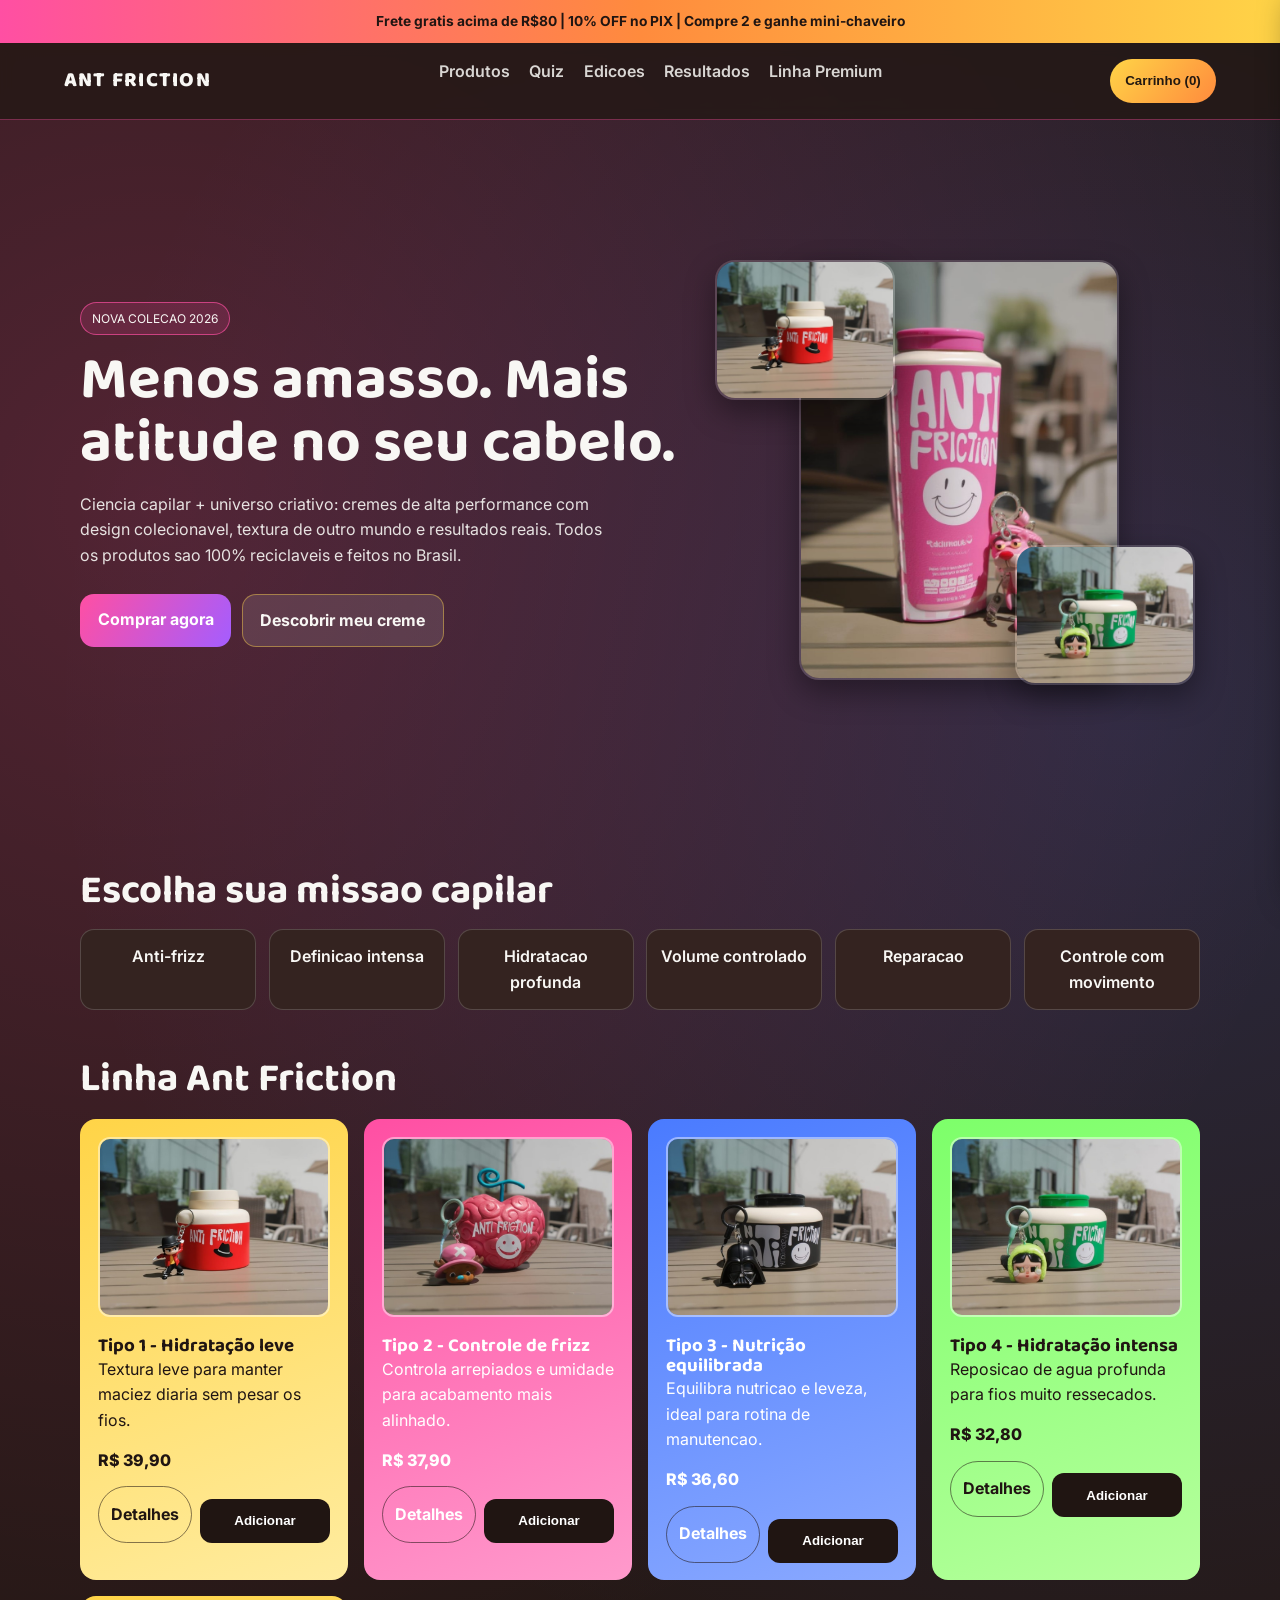
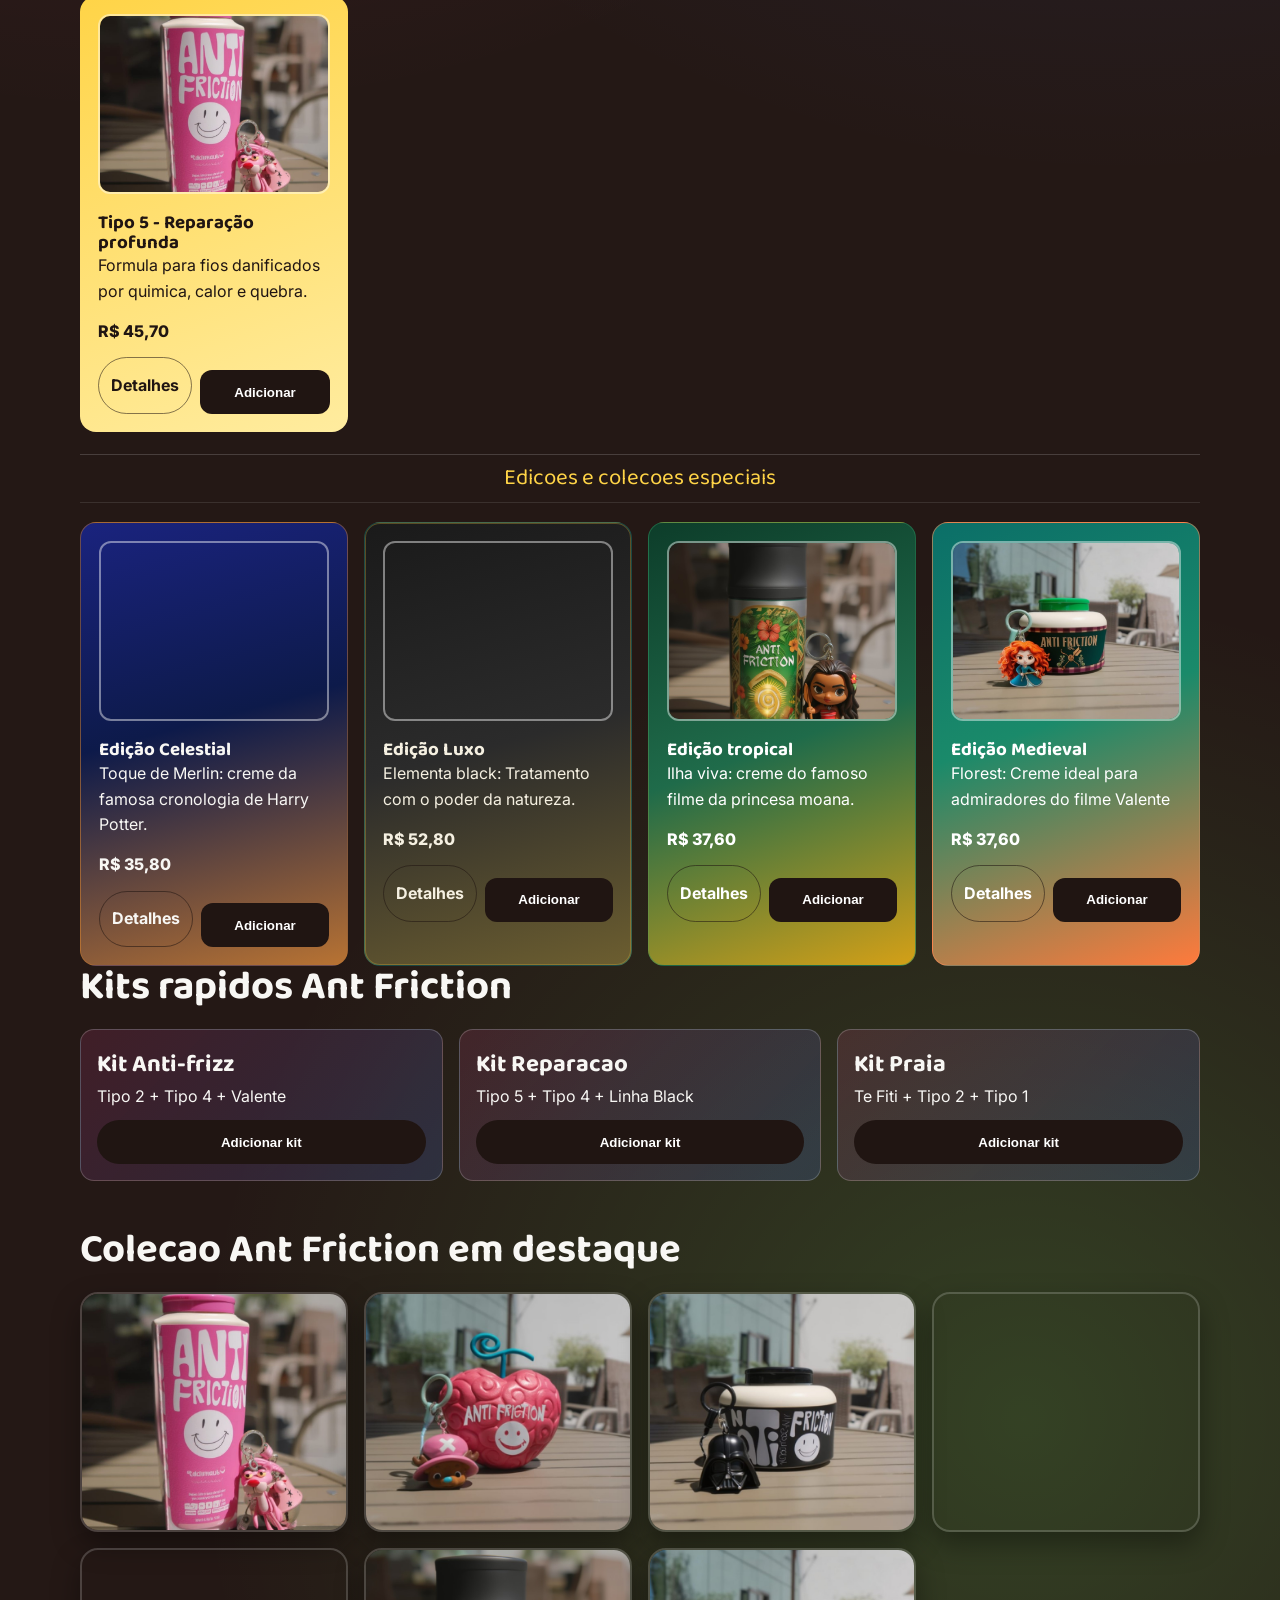
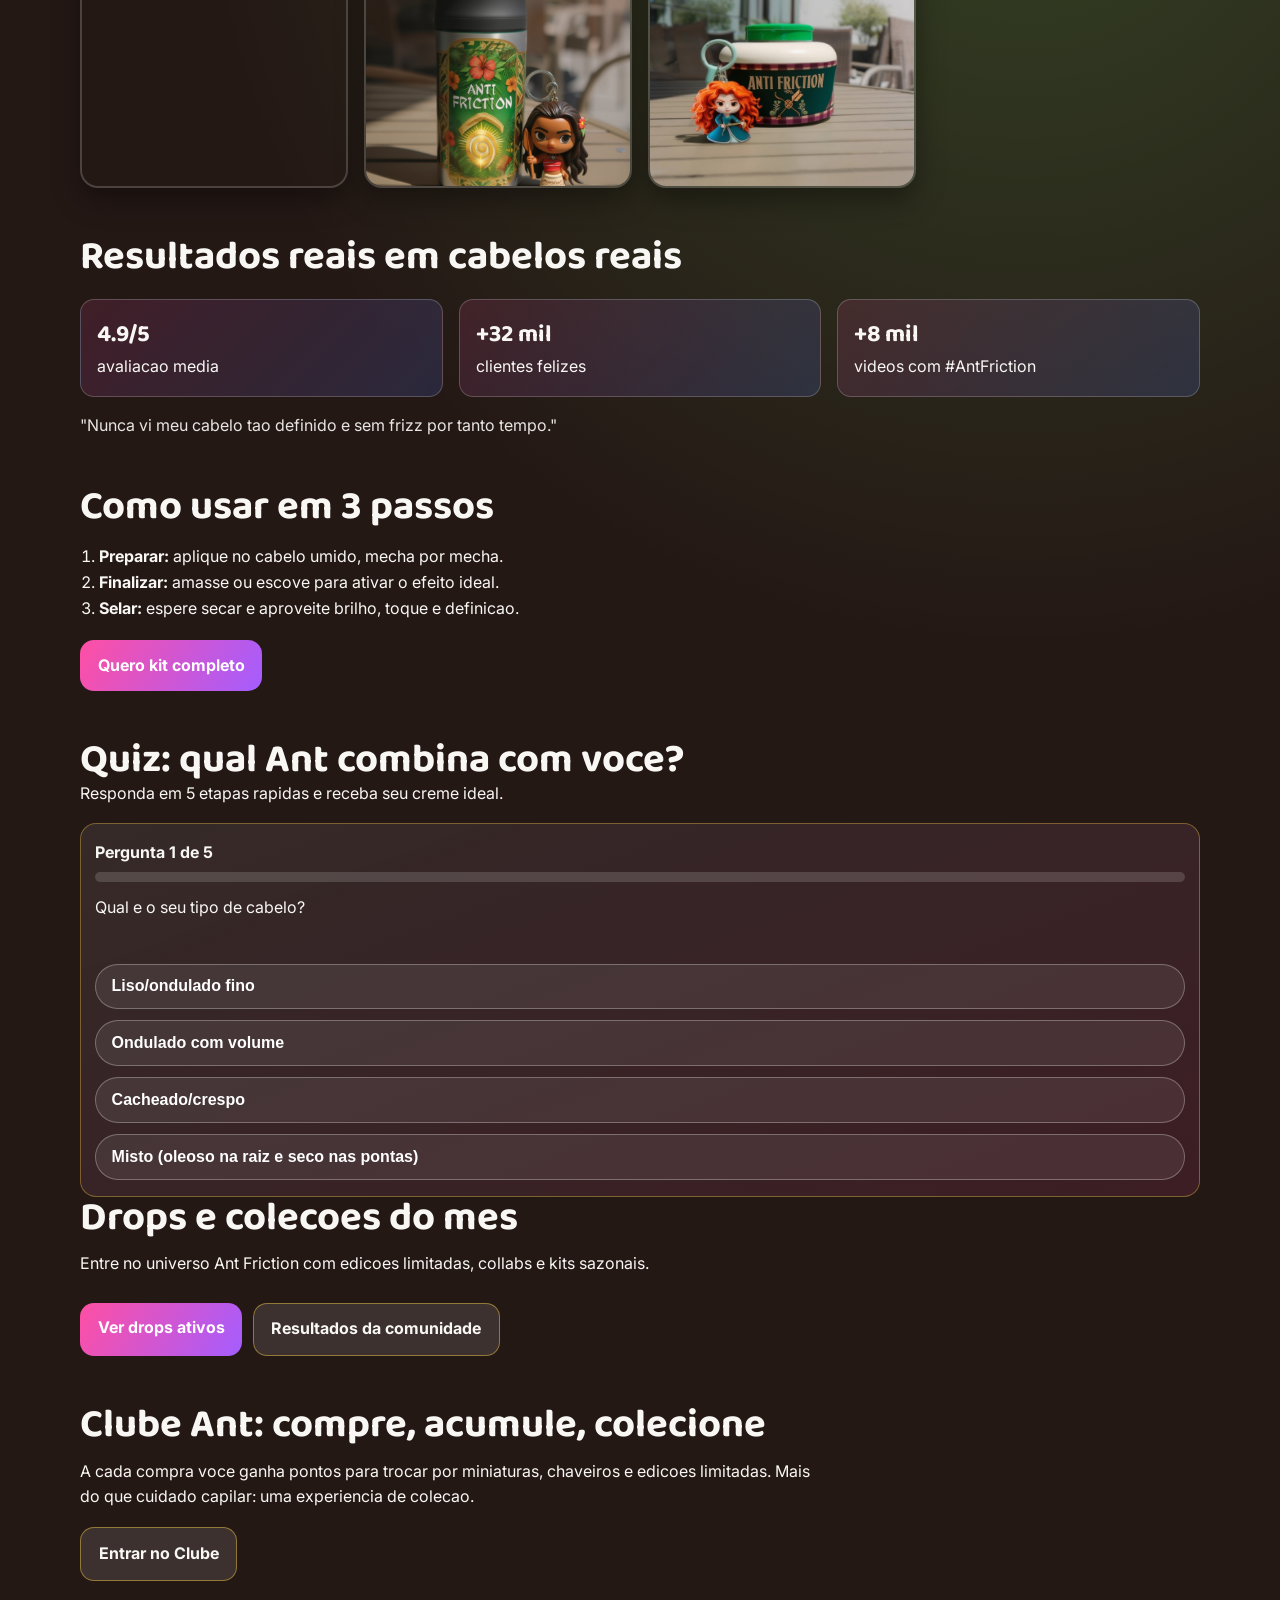
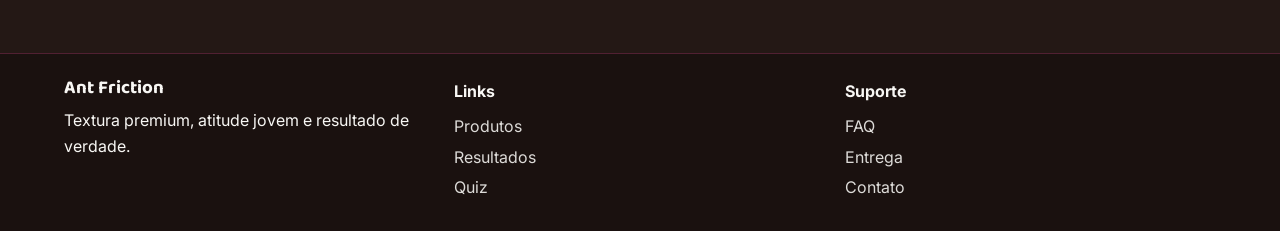
<file: index.html>
<!DOCTYPE html>
<html lang="pt-BR">
<head>
  <meta charset="UTF-8">
  <meta name="viewport" content="width=device-width, initial-scale=1.0">
  <title>Ant Friction | Menos amasso, mais atitude</title>
  <meta name="description" content="Ant Friction: cremes capilares com alta performance, visual jovem e embalagens colecionaveis.">
  <link rel="preconnect" href="https://fonts.googleapis.com">
  <link rel="preconnect" href="https://fonts.gstatic.com" crossorigin>
  <link href="https://fonts.googleapis.com/css2?family=Baloo+2:wght@600;700;800&family=Inter:wght@400;500;600;700&display=swap" rel="stylesheet">
  <link rel="stylesheet" href="styles.css">
</head>
<body>
  <div class="top-bar">
    <p>Frete gratis acima de R$80 | 10% OFF no PIX | Compre 2 e ganhe mini-chaveiro</p>
  </div>

  <header class="site-header">
    <div class="logo">ANT FRICTION</div>
    <nav>
      <a href="#shop">Produtos</a>
      <a href="#quiz">Quiz</a>
      <a href="edicoes.html">Edicoes</a>
      <a href="ugc.html">Resultados</a>
      <a href="product.html?id=tipo7">Linha Premium</a>
    </nav>
    <button class="cta-small" id="open-cart-btn">Carrinho (<span id="cart-count">0</span>)</button>
  </header>

  <main>
    <section class="hero">
      <div class="hero-text">
        <span class="badge">NOVA COLECAO 2026</span>
        <h1>Menos amasso. Mais atitude no seu cabelo.</h1>
        <p>
          Ciencia capilar + universo criativo: cremes de alta performance com design colecionavel,
          textura de outro mundo e resultados reais. Todos os produtos sao 100% reciclaveis e feitos no Brasil.
        </p>
        <div class="hero-actions">
          <a class="btn primary" href="#shop">Comprar agora</a>
          <a class="btn secondary" href="#quiz">Descobrir meu creme</a>
        </div>
      </div>
      <div class="hero-visual">
        <div class="floating hero-photo hero-main">
          <img src="images/pink-bottle.png" alt="Creme Ant Friction rosa com chaveiro" loading="eager" fetchpriority="high" decoding="async">
        </div>
        <div class="floating hero-photo hero-side hero-left">
          <img src="images/red.png" alt="Pote Ant Friction vermelho com chaveiro" loading="lazy" decoding="async">
        </div>
        <div class="floating hero-photo hero-side hero-right">
          <img src="images/green.png" alt="Pote Ant Friction verde com chaveiro" loading="lazy" decoding="async">
        </div>
      </div>
    </section>

    <section class="missions">
      <h2>Escolha sua missao capilar</h2>
      <div class="mission-grid">
        <article>Anti-frizz</article>
        <article>Definicao intensa</article>
        <article>Hidratacao profunda</article>
        <article>Volume controlado</article>
        <article>Reparacao</article>
        <article>Controle com movimento</article>
      </div>
    </section>

    <section id="shop" class="products">
      <h2>Linha Ant Friction</h2>
      <div class="product-grid">
        <article class="card yellow product-card">
          <img src="images/red.png" alt="Shield Ant - pote vermelho" loading="lazy" decoding="async">
          <h3>Tipo 1 - Hidratação leve</h3>
          <p>Textura leve para manter maciez diaria sem pesar os fios.</p>
          <div class="product-meta">
            <span>R$ 39,90</span>
            <div class="product-actions">
              <a class="details-link" href="product.html?id=tipo1">Detalhes</a>
              <button class="add-to-cart-btn" data-product-id="tipo1" data-name="Tipo 1 - Hidratacao leve" data-price="39.90">Adicionar</button>
            </div>
          </div>
        </article>
        <article class="card pink product-card">
          <img src="images/pink-heart.png" alt="Curl Ant - pote coracao rosa" loading="lazy" decoding="async">
          <h3>Tipo 2 - Controle de frizz</h3>
          <p>Controla arrepiados e umidade para acabamento mais alinhado.</p>
          <div class="product-meta">
            <span>R$ 37,90</span>
            <div class="product-actions">
              <a class="details-link" href="product.html?id=tipo2">Detalhes</a>
              <button class="add-to-cart-btn" data-product-id="tipo2" data-name="Tipo 2 - Controle de frizz" data-price="42.90">Adicionar</button>
            </div>
          </div>
        </article>
        <article class="card blue product-card">
          <img src="images/black.png" alt="Hydra Ant - pote preto" loading="lazy" decoding="async">
          <h3>Tipo 3 - Nutrição equilibrada</h3>
          <p>Equilibra nutricao e leveza, ideal para rotina de manutencao.</p>
          <div class="product-meta">
            <span>R$ 36,60</span>
            <div class="product-actions">
              <a class="details-link" href="product.html?id=tipo3">Detalhes</a>
              <button class="add-to-cart-btn" data-product-id="tipo3" data-name="Tipo 3 - Nutricao equilibrada" data-price="44.90">Adicionar</button>
            </div>
          </div>
        </article>
        <article class="card green product-card">
          <img src="images/green.png" alt="Fix Ant - pote verde" loading="lazy" decoding="async">
          <h3>Tipo 4 - Hidratação intensa</h3>
          <p>Reposicao de agua profunda para fios muito ressecados.</p>
          <div class="product-meta">
            <span>R$ 32,80</span>
            <div class="product-actions">
              <a class="details-link" href="product.html?id=tipo4">Detalhes</a>
              <button class="add-to-cart-btn" data-product-id="tipo4" data-name="Tipo 4 - Hidratacao intensa" data-price="46.90">Adicionar</button>
            </div>
          </div>
        </article>
        <article class="card yellow product-card">
          <img src="images/pink-bottle.png" alt="Reparação profunda - embalagem rosa" loading="lazy" decoding="async">
          <h3>Tipo 5 - Reparação profunda</h3>
          <p>Formula para fios danificados por quimica, calor e quebra.</p>
          <div class="product-meta">
            <span>R$ 45,70</span>
            <div class="product-actions">
              <a class="details-link" href="product.html?id=tipo5">Detalhes</a>
              <button class="add-to-cart-btn" data-product-id="tipo5" data-name="Tipo 5 - Reparacao profunda" data-price="49.90">Adicionar</button>
            </div>
          </div>
        </article>
        <p class="product-section-label" role="presentation">Edicoes e colecoes especiais</p>
        <article class="card navy product-card">
          <img src="images/celestial.png" alt="Edicao Celestial - frasco azul e rotulo astronomico" loading="lazy" decoding="async">
          <h3>Edição Celestial</h3>
          <p>Toque de Merlin: creme da famosa cronologia de Harry Potter.</p>
          <div class="product-meta">
            <span>R$ 35,80</span> 
            <div class="product-actions">
              <a class="details-link" href="product.html?id=tipo6">Detalhes</a>
              <button class="add-to-cart-btn" data-product-id="tipo6" data-name="Edicao Celestial" data-price="59.90">Adicionar</button>
            </div>
          </div>
        </article>
        <article class="card luxe product-card">
          <img src="images/luxe-trio.png" alt="Linha Black Luxe - potes pretos foscos" loading="lazy" decoding="async">
          <h3>Edição Luxo</h3>
          <p> Elementa black: Tratamento com o poder da natureza.</p>
          <div class="product-meta">
            <span>R$ 52,80</span>
            <div class="product-actions">
              <a class="details-link" href="product.html?id=tipo7">Detalhes</a>
              <button class="add-to-cart-btn" data-product-id="tipo7" data-name="Linha Black Luxe" data-price="64.90">Adicionar</button>
            </div>
          </div>
        </article>
        <article class="card tropical product-card">
          <img src="images/tropical-te-fiti.png" alt="Creme tropical Te Fiti - rotulo verde e flores" loading="lazy" decoding="async">
          <h3>Edição tropical </h3>
          <p>Ilha viva: creme do famoso filme da princesa moana.</p>  
          <div class="product-meta">
            <span>R$ 37,60</span>
            <div class="product-actions">
              <a class="details-link" href="product.html?id=tipo8">Detalhes</a>
              <button class="add-to-cart-btn" data-product-id="tipo8" data-name="Te Fiti - Tropical" data-price="54.90">Adicionar</button>
            </div>
          </div>
        </article>
        <article class="card brave product-card">
          <img src="images/valente-floresta.png" alt="Creme Valente Floresta com personagem ruiva" loading="lazy" decoding="async">
          <h3>Edição Medieval</h3>
          <p>Florest: Creme ideal para admiradores do filme Valente</p>
          <div class="product-meta">
            <span>R$ 37,60</span> 
            <div class="product-actions">
              <a class="details-link" href="product.html?id=tipo9">Detalhes</a>
              <button class="add-to-cart-btn" data-product-id="tipo9" data-name="Valente - Floresta" data-price="57.90">Adicionar</button>
            </div>
          </div>
        </article>
      </div>
    </section>

    <section class="kits-rapidos">
      <h2>Kits rapidos Ant Friction</h2>
      <div class="proof-stats">
        <div>
          <strong>Kit Anti-frizz</strong>
          <span>Tipo 2 + Tipo 4 + Valente</span>
          <button class="add-bundle-btn" data-bundle="frizz">Adicionar kit</button>
        </div>
        <div>
          <strong>Kit Reparacao</strong>
          <span>Tipo 5 + Tipo 4 + Linha Black</span>
          <button class="add-bundle-btn" data-bundle="repair">Adicionar kit</button>
        </div>
        <div>
          <strong>Kit Praia</strong>
          <span>Te Fiti + Tipo 2 + Tipo 1</span>
          <button class="add-bundle-btn" data-bundle="beach">Adicionar kit</button>
        </div>
      </div>
    </section>

    <section class="gallery">
      <h2>Colecao Ant Friction em destaque</h2>
      <div class="gallery-grid">
        <img src="images/pink-bottle.png" alt="Embalagem rosa Ant Friction em destaque" loading="lazy" decoding="async">
        <img src="images/pink-heart.png" alt="Pote rosa em formato de coracao Ant Friction" loading="lazy" decoding="async">
        <img src="images/black.png" alt="Pote preto Ant Friction com chaveiro" loading="lazy" decoding="async">
        <img src="images/celestial.png" alt="Edicao Celestial ANTI FRICTION" loading="lazy" decoding="async">
        <img src="images/luxe-trio.png" alt="Linha Black Luxe trio de potes" loading="lazy" decoding="async">
        <img src="images/tropical-te-fiti.png" alt="Te Fiti tropical verde" loading="lazy" decoding="async">
        <img src="images/valente-floresta.png" alt="Edicao Valente Floresta" loading="lazy" decoding="async">
      </div>
    </section>

    <section id="results" class="social-proof">
      <h2>Resultados reais em cabelos reais</h2>
      <div class="proof-stats">
        <div><strong>4.9/5</strong><span>avaliacao media</span></div>
        <div><strong>+32 mil</strong><span>clientes felizes</span></div>
        <div><strong>+8 mil</strong><span>videos com #AntFriction</span></div>
      </div>
      <p class="proof-quote">"Nunca vi meu cabelo tao definido e sem frizz por tanto tempo."</p>
    </section>

    <section class="how-it-works">
      <h2>Como usar em 3 passos</h2>
      <ol>
        <li><strong>Preparar:</strong> aplique no cabelo umido, mecha por mecha.</li>
        <li><strong>Finalizar:</strong> amasse ou escove para ativar o efeito ideal.</li>
        <li><strong>Selar:</strong> espere secar e aproveite brilho, toque e definicao.</li>
      </ol>
      <a class="btn primary" href="#club">Quero kit completo</a>
    </section>

    <section id="quiz" class="quiz-section">
      <h2>Quiz: qual Ant combina com voce?</h2>
      <p>Responda em 5 etapas rapidas e receba seu creme ideal.</p>
      <div class="quiz-card">
        <div class="quiz-header">
          <p id="quiz-step-label">Pergunta 1 de 5</p>
          <div class="progress-track">
            <div id="quiz-progress" class="progress-fill"></div>
          </div>
        </div>
        <p id="quiz-question"></p>
        <div class="quiz-options" id="quiz-options"></div>
        <div id="quiz-result" class="quiz-result hidden" aria-live="polite">
          <h3 id="result-title"></h3>
          <p id="result-explanation"></p>
          <p id="result-usage"></p>
          <div id="result-kit" class="result-kit"></div>
          <button id="add-result-to-cart" class="btn primary">Adicionar ao carrinho</button>
          <button id="add-kit-to-cart" class="btn primary">Adicionar kit completo</button>
          <a id="share-whatsapp" class="btn secondary" target="_blank" rel="noopener noreferrer" href="#">Compartilhar no WhatsApp</a>
          <button id="restart-quiz" class="btn secondary">Refazer quiz</button>
        </div>
      </div>
    </section>

    <section class="drops-teaser">
      <h2>Drops e colecoes do mes</h2>
      <p>Entre no universo Ant Friction com edicoes limitadas, collabs e kits sazonais.</p>
      <div class="hero-actions">
        <a class="btn primary" href="edicoes.html">Ver drops ativos</a>
        <a class="btn secondary" href="ugc.html">Resultados da comunidade</a>
      </div>
    </section>

    <section id="club" class="club">
      <h2>Clube Ant: compre, acumule, colecione</h2>
      <p>
        A cada compra voce ganha pontos para trocar por miniaturas, chaveiros e edicoes limitadas.
        Mais do que cuidado capilar: uma experiencia de colecao.
      </p>
      <a class="btn secondary" href="#shop">Entrar no Clube</a>
    </section>
  </main>

  <footer class="site-footer">
    <div>
      <h3>Ant Friction</h3>
      <p>Textura premium, atitude jovem e resultado de verdade.</p>
    </div>
    <div>
      <h4>Links</h4>
      <a href="#shop">Produtos</a>
      <a href="#results">Resultados</a>
      <a href="#quiz">Quiz</a>
    </div>
    <div>
      <h4>Suporte</h4>
      <a href="#">FAQ</a>
      <a href="#">Entrega</a>
      <a href="#">Contato</a>
    </div>
  </footer>

  <aside id="cart-drawer" class="cart-drawer" aria-label="Carrinho">
    <div class="cart-header">
      <h3>Seu carrinho</h3>
      <button id="close-cart-btn" class="cart-close-btn" aria-label="Fechar carrinho">x</button>
    </div>
    <div id="cart-items" class="cart-items">
      <p class="cart-empty">Seu carrinho esta vazio.</p>
    </div>
    <div class="cart-footer">
      <div id="cart-upsell" class="cart-upsell hidden"></div>
      <div class="cart-benefits">
        <p id="cart-goal-text">Faltam R$ 80,00 para frete gratis.</p>
        <div class="progress-track"><div id="cart-goal-progress" class="progress-fill"></div></div>
        <p id="cart-discount-text">Compre 2 itens para 5% OFF no kit.</p>
      </div>
      <p>Total: <strong id="cart-total">R$ 0,00</strong></p>
      <button class="btn primary cart-checkout-btn">Finalizar simulacao</button>
    </div>
  </aside>
  <div id="cart-overlay" class="cart-overlay"></div>

  <div class="mobile-sticky-cta" id="mobile-sticky-cta">
    <div>
      <small>Seu carrinho</small>
      <strong id="mobile-sticky-total">R$ 0,00</strong>
    </div>
    <button id="mobile-open-cart-btn" class="btn primary">Ver carrinho</button>
  </div>

  <script src="script.js"></script>
</body>
</html>
</file>
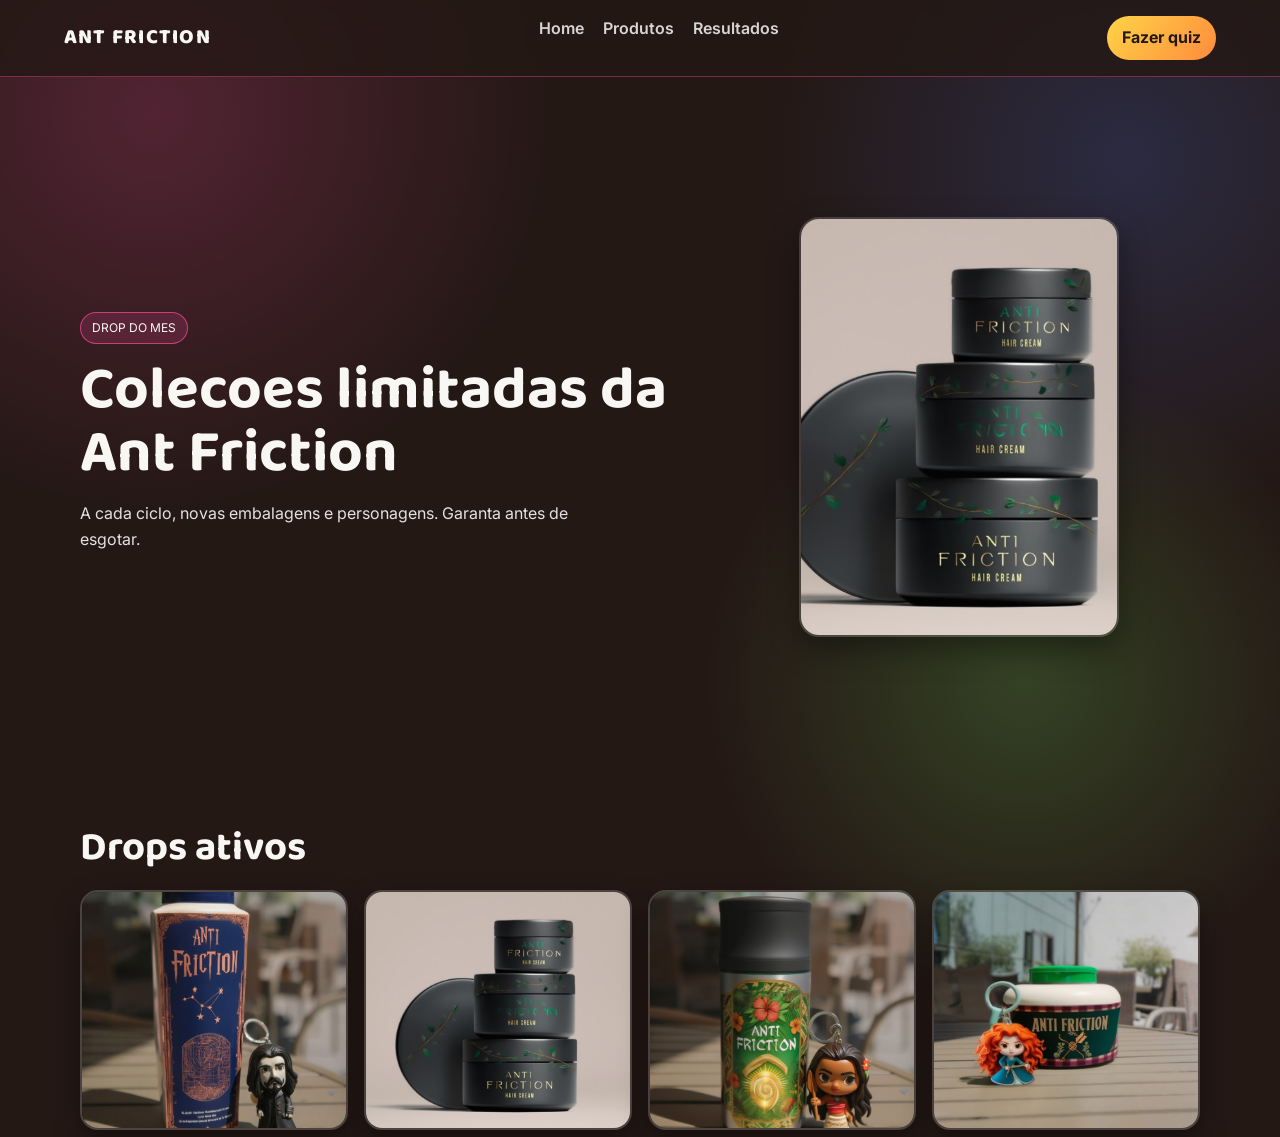
<file: edicoes.html>
<!DOCTYPE html>
<html lang="pt-BR">
<head>
  <meta charset="UTF-8">
  <meta name="viewport" content="width=device-width, initial-scale=1.0">
  <title>Edicoes e Drops | Ant Friction</title>
  <link rel="preconnect" href="https://fonts.googleapis.com">
  <link rel="preconnect" href="https://fonts.gstatic.com" crossorigin>
  <link href="https://fonts.googleapis.com/css2?family=Baloo+2:wght@600;700;800&family=Inter:wght@400;500;600;700&display=swap" rel="stylesheet">
  <link rel="stylesheet" href="styles.css">
</head>
<body>
  <header class="site-header">
    <div class="logo">ANT FRICTION</div>
    <nav>
      <a href="index.html">Home</a>
      <a href="index.html#shop">Produtos</a>
      <a href="ugc.html">Resultados</a>
    </nav>
    <a class="cta-small" href="index.html#quiz">Fazer quiz</a>
  </header>
  <main>
    <section class="hero">
      <div class="hero-text">
        <span class="badge">DROP DO MES</span>
        <h1>Colecoes limitadas da Ant Friction</h1>
        <p>A cada ciclo, novas embalagens e personagens. Garanta antes de esgotar.</p>
      </div>
      <div class="hero-visual">
        <div class="hero-photo hero-main"><img src="images/luxe-trio.png" alt="Drop Black Luxe"></div>
      </div>
    </section>
    <section class="gallery">
      <h2>Drops ativos</h2>
      <div class="gallery-grid">
        <a href="product.html?id=tipo6"><img src="images/celestial.png" alt="Edicao Celestial"></a>
        <a href="product.html?id=tipo7"><img src="images/luxe-trio.png" alt="Linha Black Luxe"></a>
        <a href="product.html?id=tipo8"><img src="images/tropical-te-fiti.png" alt="Te Fiti Tropical"></a>
        <a href="product.html?id=tipo9"><img src="images/valente-floresta.png" alt="Valente Floresta"></a>
      </div>
    </section>
  </main>
</body>
</html>
</file>
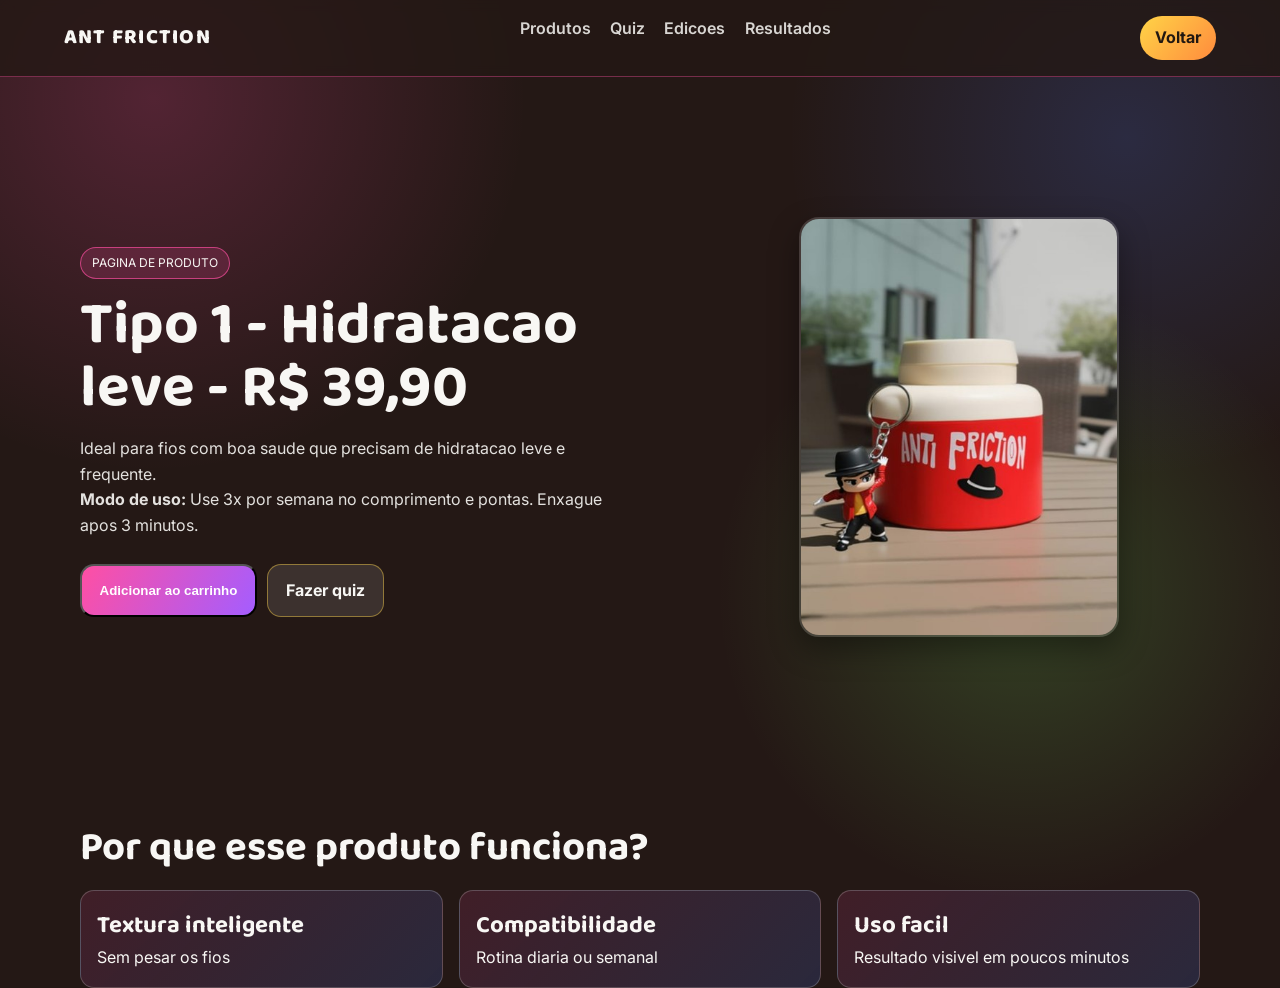
<file: product.html>
<!DOCTYPE html>
<html lang="pt-BR">
<head>
  <meta charset="UTF-8">
  <meta name="viewport" content="width=device-width, initial-scale=1.0">
  <title>Produto | Ant Friction</title>
  <meta name="description" content="Detalhes completos do produto Ant Friction: beneficios, modo de uso e kit recomendado.">
  <link rel="preconnect" href="https://fonts.googleapis.com">
  <link rel="preconnect" href="https://fonts.gstatic.com" crossorigin>
  <link href="https://fonts.googleapis.com/css2?family=Baloo+2:wght@600;700;800&family=Inter:wght@400;500;600;700&display=swap" rel="stylesheet">
  <link rel="stylesheet" href="styles.css">
</head>
<body>
  <header class="site-header">
    <div class="logo">ANT FRICTION</div>
    <nav>
      <a href="index.html#shop">Produtos</a>
      <a href="index.html#quiz">Quiz</a>
      <a href="edicoes.html">Edicoes</a>
      <a href="ugc.html">Resultados</a>
    </nav>
    <a class="cta-small" href="index.html">Voltar</a>
  </header>

  <main>
    <section class="hero product-page">
      <div class="hero-text">
        <span class="badge">PAGINA DE PRODUTO</span>
        <h1 id="p-name">Produto Ant Friction</h1>
        <p id="p-explanation"></p>
        <p><strong>Modo de uso:</strong> <span id="p-usage"></span></p>
        <div class="hero-actions">
          <button class="btn primary" id="p-add-cart">Adicionar ao carrinho</button>
          <a class="btn secondary" href="index.html#quiz">Fazer quiz</a>
        </div>
      </div>
      <div class="hero-visual">
        <div class="hero-photo hero-main"><img id="p-image" src="" alt=""></div>
      </div>
    </section>

    <section class="products">
      <h2>Por que esse produto funciona?</h2>
      <div class="proof-stats">
        <div><strong>Textura inteligente</strong><span>Sem pesar os fios</span></div>
        <div><strong>Compatibilidade</strong><span>Rotina diaria ou semanal</span></div>
        <div><strong>Uso facil</strong><span>Resultado visivel em poucos minutos</span></div>
      </div>
    </section>
  </main>

  <script src="product-page.js"></script>
</body>
</html>
</file>
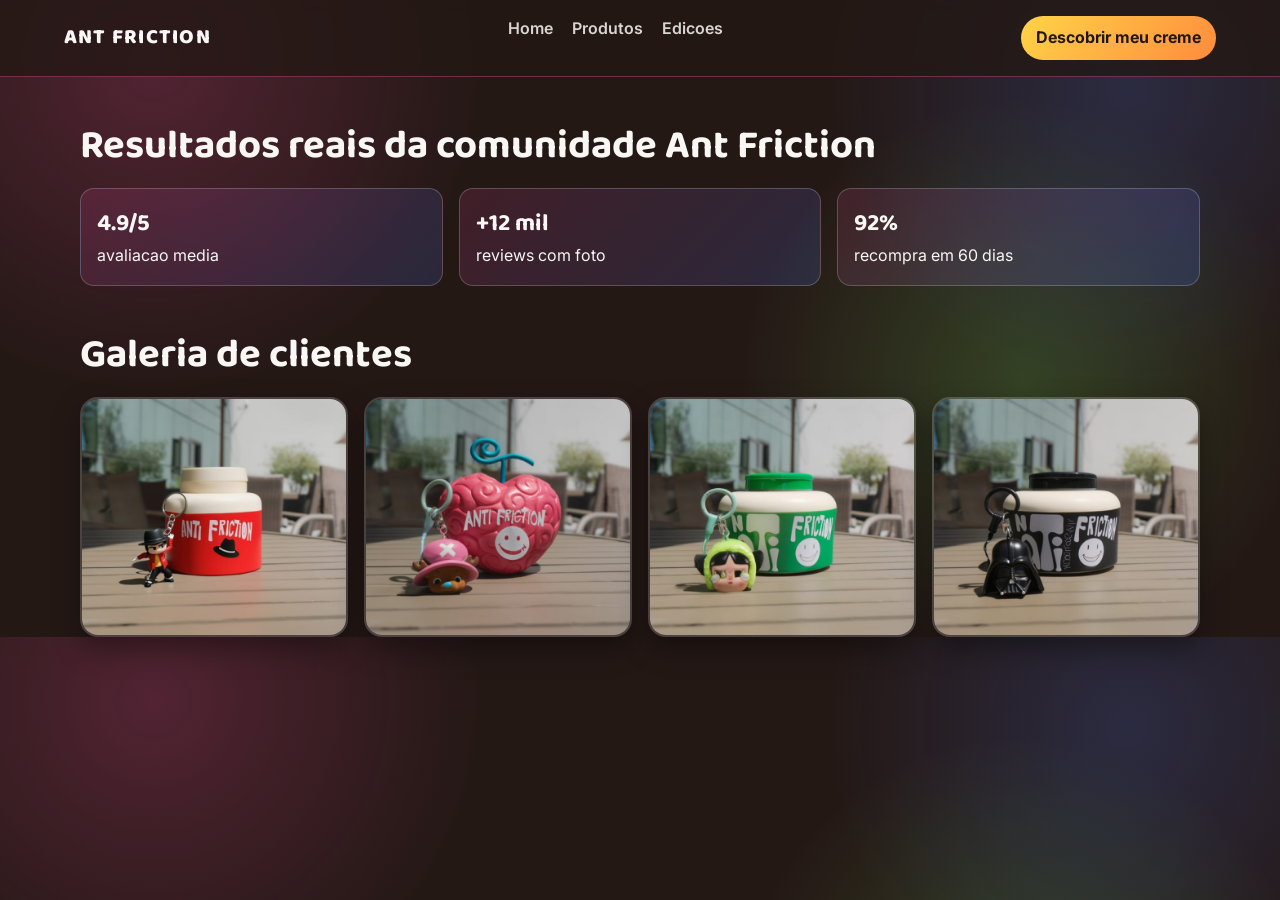
<file: ugc.html>
<!DOCTYPE html>
<html lang="pt-BR">
<head>
  <meta charset="UTF-8">
  <meta name="viewport" content="width=device-width, initial-scale=1.0">
  <title>Resultados Reais | Ant Friction</title>
  <link rel="preconnect" href="https://fonts.googleapis.com">
  <link rel="preconnect" href="https://fonts.gstatic.com" crossorigin>
  <link href="https://fonts.googleapis.com/css2?family=Baloo+2:wght@600;700;800&family=Inter:wght@400;500;600;700&display=swap" rel="stylesheet">
  <link rel="stylesheet" href="styles.css">
</head>
<body>
  <header class="site-header">
    <div class="logo">ANT FRICTION</div>
    <nav>
      <a href="index.html">Home</a>
      <a href="index.html#shop">Produtos</a>
      <a href="edicoes.html">Edicoes</a>
    </nav>
    <a class="cta-small" href="index.html#quiz">Descobrir meu creme</a>
  </header>
  <main>
    <section class="social-proof">
      <h2>Resultados reais da comunidade Ant Friction</h2>
      <div class="proof-stats">
        <div><strong>4.9/5</strong><span>avaliacao media</span></div>
        <div><strong>+12 mil</strong><span>reviews com foto</span></div>
        <div><strong>92%</strong><span>recompra em 60 dias</span></div>
      </div>
    </section>
    <section class="gallery">
      <h2>Galeria de clientes</h2>
      <div class="gallery-grid">
        <img src="images/red.png" alt="Resultado com controle de frizz">
        <img src="images/pink-heart.png" alt="Resultado com definicao">
        <img src="images/green.png" alt="Resultado com hidratacao intensa">
        <img src="images/black.png" alt="Resultado com nutricao equilibrada">
      </div>
    </section>
  </main>
</body>
</html>
</file>
<file: styles.css>
:root {
  --bg: #241815;
  --bg-soft: #342320;
  --white: #f8f7f4;
  --yellow: #ffd447;
  --pink: #ff4fa3;
  --blue: #4a7bff;
  --green: #7dff6a;
  --orange: #ff8b3d;
  --purple: #a45dff;
}

* {
  box-sizing: border-box;
  margin: 0;
  padding: 0;
}

body {
  font-family: "Inter", sans-serif;
  background:
    radial-gradient(circle at 12% 10%, #ff4fa336 0%, transparent 26%),
    radial-gradient(circle at 88% 14%, #4a7bff30 0%, transparent 24%),
    radial-gradient(circle at 80% 60%, #7dff6a2e 0%, transparent 26%),
    var(--bg);
  color: var(--white);
  line-height: 1.6;
}

a {
  color: inherit;
  text-decoration: none;
}

.top-bar {
  background: linear-gradient(90deg, #ff4fa3, #ff8b3d, #ffd447);
  color: #201512;
  text-align: center;
  font-size: 0.95rem;
  font-weight: 700;
  padding: 0.55rem 1rem;
}

.site-header {
  position: sticky;
  top: 0;
  z-index: 100;
  display: flex;
  justify-content: space-between;
  align-items: center;
  gap: 1rem;
  padding: 1rem 5%;
  background: rgba(36, 24, 21, 0.8);
  backdrop-filter: blur(6px);
  border-bottom: 1px solid #ff4fa361;
}

.logo {
  font-family: "Baloo 2", sans-serif;
  font-weight: 800;
  letter-spacing: 0.06em;
  font-size: 1.3rem;
}

nav {
  display: flex;
  gap: 1.2rem;
  font-weight: 600;
}

nav a {
  opacity: 0.85;
  transition: opacity 0.25s ease;
}

nav a:hover {
  opacity: 1;
  color: var(--yellow);
}

.cta-small {
  border: 0;
  background: linear-gradient(130deg, var(--yellow), var(--orange));
  color: #221811;
  padding: 0.55rem 0.95rem;
  border-radius: 999px;
  font-weight: 700;
  cursor: pointer;
}

main section {
  width: min(1120px, 92%);
  margin: 0 auto;
}

.hero {
  min-height: 78vh;
  padding: 3rem 0 2.5rem;
  display: grid;
  gap: 2rem;
  grid-template-columns: 1.1fr 0.9fr;
  align-items: center;
}

.badge {
  background: #ff4fa329;
  border: 1px solid #ff4fa3a8;
  padding: 0.35rem 0.7rem;
  border-radius: 999px;
  font-size: 0.75rem;
  display: inline-block;
  margin-bottom: 0.9rem;
}

h1,
h2,
h3 {
  font-family: "Baloo 2", sans-serif;
  line-height: 1.05;
}

h1 {
  font-size: clamp(2.1rem, 4.7vw, 4rem);
  margin-bottom: 1rem;
}

h2 {
  font-size: clamp(1.6rem, 3.2vw, 2.5rem);
}

.hero p {
  max-width: 54ch;
  opacity: 0.9;
}

.hero-actions {
  display: flex;
  gap: 0.9rem;
  margin-top: 1.6rem;
}

.btn {
  display: inline-block;
  border-radius: 14px;
  font-weight: 700;
  padding: 0.8rem 1.1rem;
  transition: transform 0.25s ease, filter 0.25s ease;
}

.btn:hover {
  transform: translateY(-2px);
  filter: brightness(1.1);
}

.btn.primary {
  background: linear-gradient(120deg, var(--pink), var(--purple));
  color: white;
}

.btn.secondary {
  background: #ffffff1c;
  border: 1px solid #ffd44770;
}

.hero-visual {
  position: relative;
  min-height: 500px;
}

.hero-photo {
  position: absolute;
  border-radius: 20px;
  overflow: hidden;
  border: 2px solid #ffffff26;
  box-shadow: 0 12px 30px #00000060;
}

.hero-photo img {
  width: 100%;
  height: 100%;
  object-fit: cover;
  display: block;
}

.hero-main {
  width: min(320px, 70%);
  height: 420px;
  top: 7%;
  left: 18%;
}

.hero-side {
  width: 180px;
  height: 140px;
}

.hero-left {
  top: 1%;
  left: 1%;
}

.hero-right {
  right: 1%;
  bottom: 6%;
}

.floating {
  animation: float 3.2s ease-in-out infinite;
}

.hero-left { animation-delay: 0.25s; }
.hero-right { animation-delay: 0.6s; }

@keyframes float {
  0%, 100% { transform: translateY(0); }
  50% { transform: translateY(-12px); }
}

.missions,
.products,
.gallery,
.social-proof,
.how-it-works,
.quiz-section,
.club {
  margin-top: 4.6rem;
}

.mission-grid {
  margin-top: 1.1rem;
  display: grid;
  grid-template-columns: repeat(auto-fit, minmax(170px, 1fr));
  gap: 0.8rem;
}

.mission-grid article {
  border: 1px solid #ffffff2b;
  background: var(--bg-soft);
  border-radius: 14px;
  padding: 0.85rem;
  text-align: center;
  font-weight: 600;
}

.product-grid {
  margin-top: 1.2rem;
  display: grid;
  gap: 1rem;
  grid-template-columns: repeat(auto-fit, minmax(220px, 1fr));
}

.card {
  border-radius: 16px;
  padding: 1.1rem;
  color: #201512;
  transition: transform 0.25s ease, box-shadow 0.25s ease;
}

.card:hover {
  transform: translateY(-5px) rotate(-0.5deg);
  box-shadow: 0 16px 35px #0000004d;
}

.card img {
  width: 100%;
  height: 180px;
  object-fit: cover;
  border-radius: 12px;
  margin-bottom: 0.8rem;
  border: 2px solid #ffffff70;
}

.card button {
  margin-top: 0.8rem;
  border: 0;
  border-radius: 12px;
  padding: 0.55rem 0.8rem;
  background: #201512;
  color: #fff;
  font-weight: 700;
  cursor: pointer;
}

.product-meta {
  margin-top: 0.9rem;
  display: flex;
  justify-content: space-between;
  align-items: center;
  gap: 0.8rem;
}

.product-meta span {
  font-weight: 800;
  font-size: 1rem;
}

.product-actions {
  display: flex;
  gap: 0.5rem;
  width: 100%;
  justify-content: flex-end;
}

.details-link {
  display: inline-flex;
  align-items: center;
  justify-content: center;
  min-height: 40px;
  padding: 0.45rem 0.75rem;
  border-radius: 999px;
  border: 1px solid #2015128c;
  font-weight: 700;
}

.add-to-cart-btn {
  border: 0;
  border-radius: 999px;
  padding: 0.5rem 0.9rem;
  background: #201512;
  color: #fff;
  font-weight: 700;
  cursor: pointer;
  transition: transform 0.2s ease, filter 0.2s ease;
}

.add-to-cart-btn:hover {
  transform: translateY(-2px);
  filter: brightness(1.08);
}

.add-to-cart-btn.added {
  background: #0f8f55;
}

.yellow { background: linear-gradient(160deg, var(--yellow), #ffec9f); }
.pink { background: linear-gradient(160deg, var(--pink), #ff9acc); color: #fff; }
.blue { background: linear-gradient(160deg, var(--blue), #8aa9ff); color: #fff; }
.green { background: linear-gradient(160deg, var(--green), #b6ff9d); }
.navy {
  background: linear-gradient(165deg, #1a237e, #0d1a4a 45%, #b87333);
  color: #f8f7f4;
  border: 1px solid #b8733388;
}
.luxe {
  background: linear-gradient(165deg, #1a1a1a, #2b2b2b 50%, #d4af37 180%);
  color: #f5f0e1;
  border: 1px solid #1b8b7e66;
  box-shadow: inset 0 0 0 1px #d4af3755;
}
.tropical {
  background: linear-gradient(160deg, #0d3d2a, #1f6b4a 50%, #d4a017);
  color: #fff;
  border: 1px solid #2d8a5a88;
}
.brave {
  background: linear-gradient(160deg, #0b6f68, #1a8a6a 45%, #ff7a3c);
  color: #fff;
  border: 1px solid #ff8e5b88;
}

.product-section-label {
  grid-column: 1 / -1;
  font-family: "Baloo 2", sans-serif;
  font-size: clamp(1.15rem, 2.5vw, 1.4rem);
  text-align: center;
  color: #ffd447;
  margin: 0.4rem 0 0.2rem;
  padding: 0.35rem 0;
  border-top: 1px solid #ffffff2a;
  border-bottom: 1px solid #ffffff1a;
}

.gallery-grid {
  margin-top: 1.3rem;
  display: grid;
  gap: 1rem;
  grid-template-columns: repeat(auto-fit, minmax(230px, 1fr));
}

.gallery-grid img {
  width: 100%;
  height: 300px;
  object-fit: cover;
  border-radius: 18px;
  border: 2px solid #ffffff2e;
  box-shadow: 0 12px 28px #0000005c;
  transition: transform 0.3s ease, box-shadow 0.3s ease;
}

.gallery-grid img:hover {
  transform: translateY(-6px) scale(1.02);
  box-shadow: 0 16px 36px #00000066;
}

.proof-stats {
  margin-top: 1.3rem;
  display: grid;
  grid-template-columns: repeat(auto-fit, minmax(150px, 1fr));
  gap: 1rem;
}

.proof-stats div {
  background: linear-gradient(135deg, #ff4fa321, #4a7bff2b);
  border: 1px solid #ffffff33;
  border-radius: 14px;
  padding: 1rem;
}

.proof-stats strong {
  font-size: 1.5rem;
  display: block;
  font-family: "Baloo 2", sans-serif;
}

.proof-quote {
  margin-top: 1rem;
  opacity: 0.92;
}

.how-it-works ol {
  margin: 1rem 0 1.2rem 1.2rem;
  max-width: 70ch;
}

.quiz-card {
  margin-top: 1rem;
  background: linear-gradient(160deg, #ffffff14, #ff4fa31c);
  border: 1px solid #ffd44759;
  border-radius: 16px;
  padding: 1.1rem;
  max-width: 680px;
}

.quiz-header {
  margin-bottom: 0.8rem;
}

#quiz-step-label {
  font-weight: 700;
  margin-bottom: 0.4rem;
}

.progress-track {
  width: 100%;
  height: 10px;
  border-radius: 999px;
  background: #ffffff26;
  overflow: hidden;
}

.progress-fill {
  height: 100%;
  width: 0;
  border-radius: 999px;
  background: linear-gradient(90deg, var(--yellow), var(--pink), var(--purple));
  transition: width 0.25s ease;
}

.quiz-options {
  margin-top: 0.8rem;
  display: flex;
  flex-wrap: wrap;
  gap: 0.7rem;
}

.quiz-options button {
  border: 1px solid #ffffff4a;
  background: #ffffff14;
  color: white;
  border-radius: 999px;
  padding: 0.55rem 0.8rem;
  cursor: pointer;
  transition: background 0.2s ease, transform 0.2s ease;
}

.quiz-options button:hover {
  background: #ffffff2b;
  transform: translateY(-2px);
}

.quiz-options button.active-choice {
  background: var(--pink);
  border-color: transparent;
}

.quiz-result {
  margin-top: 1rem;
  padding: 1rem;
  border: 1px solid #ffffff2d;
  border-radius: 14px;
  background: #ffffff10;
}

.quiz-result h3 {
  margin-bottom: 0.5rem;
}

.quiz-result p + p {
  margin-top: 0.5rem;
}

.quiz-result .btn {
  margin-top: 0.9rem;
  margin-right: 0.5rem;
}

.result-kit {
  margin-top: 0.6rem;
}

.result-kit ul {
  margin-left: 1rem;
}

.drops-teaser p {
  margin: 0.8rem 0;
}

.kits-rapidos .add-bundle-btn {
  margin-top: 0.65rem;
  border: 0;
  border-radius: 999px;
  padding: 0.55rem 0.85rem;
  min-height: 44px;
  background: #201512;
  color: #fff;
  font-weight: 700;
  cursor: pointer;
  width: 100%;
}

.hidden {
  display: none;
}

.cart-drawer {
  position: fixed;
  top: 0;
  right: -420px;
  width: min(400px, 92vw);
  height: 100%;
  background: #2a1b18;
  border-left: 1px solid #ff4fa354;
  box-shadow: -10px 0 30px #00000066;
  z-index: 220;
  display: flex;
  flex-direction: column;
  transition: right 0.3s ease;
}

.cart-drawer.open {
  right: 0;
}

.cart-overlay {
  position: fixed;
  inset: 0;
  background: #0000006e;
  opacity: 0;
  visibility: hidden;
  z-index: 210;
  transition: opacity 0.2s ease;
}

.cart-overlay.show {
  opacity: 1;
  visibility: visible;
}

.cart-header {
  padding: 1rem;
  border-bottom: 1px solid #ffffff1e;
  display: flex;
  align-items: center;
  justify-content: space-between;
}

.cart-close-btn {
  border: 0;
  background: #ffffff1a;
  color: #fff;
  width: 32px;
  height: 32px;
  border-radius: 50%;
  font-size: 1rem;
  cursor: pointer;
}

.cart-items {
  flex: 1;
  overflow-y: auto;
  padding: 1rem;
  display: grid;
  gap: 0.7rem;
  align-content: start;
}

.cart-item {
  border: 1px solid #ffffff24;
  background: #ffffff12;
  border-radius: 12px;
  padding: 0.75rem;
  display: grid;
  gap: 0.35rem;
}

.cart-item-top {
  display: flex;
  justify-content: space-between;
  align-items: flex-start;
  gap: 0.6rem;
}

.cart-item small {
  opacity: 0.85;
}

.remove-item-btn {
  border: 0;
  background: #ff4d4d;
  color: #fff;
  padding: 0.35rem 0.55rem;
  border-radius: 8px;
  font-weight: 700;
  cursor: pointer;
}

.cart-empty {
  opacity: 0.88;
}

.cart-footer {
  border-top: 1px solid #ffffff1f;
  padding: 1rem;
}

.cart-benefits {
  margin-bottom: 0.8rem;
  font-size: 0.88rem;
}

.cart-benefits p {
  margin-bottom: 0.4rem;
}

.cart-checkout-btn {
  margin-top: 0.8rem;
  width: 100%;
}

.cart-upsell {
  margin-bottom: 0.8rem;
  border: 1px solid #ffffff2f;
  background: linear-gradient(145deg, #ff4fa32b, #4a7bff2e);
  border-radius: 12px;
  padding: 0.75rem;
}

.cart-upsell p {
  font-size: 0.92rem;
  margin-bottom: 0.55rem;
}

.add-upsell-btn {
  border: 0;
  border-radius: 999px;
  background: #201512;
  color: #fff;
  font-weight: 700;
  padding: 0.5rem 0.8rem;
  min-height: 44px;
  width: 100%;
}

.club p {
  margin: 0.8rem 0 1.1rem;
  max-width: 74ch;
}

.site-footer {
  margin-top: 4.5rem;
  padding: 2.2rem 5%;
  border-top: 1px solid #ff4fa33d;
  background: #1a110f;
  display: grid;
  gap: 1.2rem;
  grid-template-columns: repeat(auto-fit, minmax(180px, 1fr));
}

.site-footer h3,
.site-footer h4 {
  margin-bottom: 0.6rem;
}

.site-footer a {
  display: block;
  margin-bottom: 0.3rem;
  opacity: 0.88;
}

.reveal-on-scroll {
  opacity: 0;
  transform: translateY(24px);
  transition: opacity 0.6s ease, transform 0.6s ease;
}

.revealed {
  opacity: 1;
  transform: translateY(0);
}

@media (max-width: 900px) {
  .site-header {
    flex-wrap: wrap;
  }

  nav {
    width: 100%;
    justify-content: center;
    order: 3;
    padding-top: 0.3rem;
  }

  .hero {
    grid-template-columns: 1fr;
  }

  .hero-visual {
    min-height: 420px;
  }

  .hero-main {
    left: 23%;
    width: 260px;
    height: 340px;
  }

  .hero-side {
    width: 150px;
    height: 120px;
  }
}

@media (max-width: 560px) {
  .top-bar {
    font-size: 0.75rem;
  }

  .hero-actions {
    flex-direction: column;
    align-items: flex-start;
  }

  .btn {
    width: 100%;
    text-align: center;
  }

  .hero-visual {
    min-height: 360px;
  }

  .hero-main {
    left: 20%;
    width: 215px;
    height: 290px;
  }

  .hero-side {
    width: 110px;
    height: 90px;
  }
}

/* Mobile-first optimization layer */
html {
  scroll-behavior: smooth;
  -webkit-text-size-adjust: 100%;
}

body {
  overflow-x: hidden;
}

body.cart-open {
  overflow: hidden;
  touch-action: none;
}

button,
.btn,
nav a,
.add-to-cart-btn,
.quiz-options button,
.remove-item-btn,
.cart-close-btn,
.cta-small {
  min-height: 44px;
}

button,
.btn,
nav a {
  touch-action: manipulation;
  -webkit-tap-highlight-color: transparent;
}

.is-pressed {
  transform: scale(0.98);
  filter: brightness(0.95);
}

#quiz-question {
  min-height: 56px;
}

.quiz-options button {
  width: 100%;
  text-align: left;
  font-size: 1rem;
  font-weight: 600;
  padding: 0.8rem 1rem;
}

.quiz-transition-out {
  opacity: 0;
  transform: translateX(-10px);
  transition: opacity 0.12s ease, transform 0.12s ease;
}

.quiz-transition-in {
  opacity: 0;
  transform: translateX(10px);
  animation: quizIn 0.2s ease forwards;
}

@keyframes quizIn {
  to {
    opacity: 1;
    transform: translateX(0);
  }
}

.cart-close-btn,
.remove-item-btn {
  min-width: 44px;
}

.mobile-sticky-cta {
  position: fixed;
  left: 0.7rem;
  right: 0.7rem;
  bottom: calc(0.7rem + env(safe-area-inset-bottom));
  z-index: 205;
  border-radius: 14px;
  border: 1px solid #ffffff37;
  background: rgba(34, 20, 17, 0.95);
  backdrop-filter: blur(8px);
  padding: 0.7rem;
  display: none;
  align-items: center;
  justify-content: space-between;
  gap: 0.8rem;
  box-shadow: 0 10px 28px #00000066;
}

.mobile-sticky-cta small {
  display: block;
  opacity: 0.85;
  font-size: 0.75rem;
}

.mobile-sticky-cta strong {
  font-size: 1rem;
}

.mobile-sticky-cta.visible {
  display: flex;
}

#mobile-open-cart-btn {
  min-height: 44px;
  padding: 0.65rem 0.9rem;
  white-space: nowrap;
}

/* Mobile baseline: 320px+ */
.top-bar {
  font-size: 0.75rem;
  padding: 0.65rem 0.8rem;
}

.site-header {
  padding: 0.75rem 4%;
  gap: 0.6rem;
  flex-wrap: wrap;
}

.logo {
  font-size: 1.1rem;
}

nav {
  width: 100%;
  order: 3;
  justify-content: space-between;
  gap: 0.4rem;
  font-size: 0.9rem;
}

main section {
  width: min(1120px, 94%);
}

.hero {
  min-height: auto;
  padding: 1.5rem 0 1.4rem;
  grid-template-columns: 1fr;
  gap: 1rem;
}

.hero-actions {
  flex-direction: column;
  gap: 0.65rem;
}

.hero-actions .btn {
  width: 100%;
  text-align: center;
}

.hero-visual {
  min-height: 320px;
}

.hero-main {
  left: 50%;
  transform: translateX(-50%);
  width: min(230px, 75vw);
  height: 290px;
  top: 10%;
}

.hero-side {
  width: 96px;
  height: 78px;
}

.hero-left {
  left: 1%;
  top: 7%;
}

.hero-right {
  right: 1%;
  bottom: 8%;
}

.missions,
.products,
.gallery,
.social-proof,
.how-it-works,
.quiz-section,
.club {
  margin-top: 3rem;
}

.product-grid {
  grid-template-columns: 1fr;
}

.gallery-grid {
  grid-template-columns: 1fr;
}

.gallery-grid img {
  height: 240px;
}

.product-meta {
  flex-direction: column;
  align-items: stretch;
}

.add-to-cart-btn {
  width: 100%;
}

.quiz-card {
  max-width: 100%;
  padding: 1rem 0.85rem;
}

.quiz-result .btn {
  width: 100%;
  margin-right: 0;
}

.cart-drawer {
  top: auto;
  bottom: -100%;
  right: 0;
  width: 100%;
  height: min(82vh, 620px);
  border-left: 0;
  border-top: 1px solid #ff4fa354;
  border-radius: 18px 18px 0 0;
  transition: bottom 0.28s ease;
}

.cart-drawer.open {
  right: 0;
  bottom: 0;
}

.site-footer {
  padding: 1.6rem 5% calc(1.6rem + env(safe-area-inset-bottom));
}

/* Tablet and up */
@media (min-width: 561px) {
  .top-bar {
    font-size: 0.86rem;
  }

  nav {
    justify-content: center;
    gap: 0.8rem;
  }

  .hero-visual {
    min-height: 390px;
  }

  .hero-main {
    width: 260px;
    height: 340px;
  }

  .hero-side {
    width: 132px;
    height: 106px;
  }

  .product-grid {
    grid-template-columns: repeat(2, minmax(0, 1fr));
  }

  .gallery-grid {
    grid-template-columns: repeat(2, minmax(0, 1fr));
  }
}

/* Desktop */
@media (min-width: 901px) {
  .site-header {
    padding: 1rem 5%;
    gap: 1rem;
    flex-wrap: nowrap;
  }

  .logo {
    font-size: 1.3rem;
  }

  nav {
    width: auto;
    order: 0;
    gap: 1.2rem;
    font-size: 1rem;
  }

  .hero {
    min-height: 78vh;
    padding: 3rem 0 2.5rem;
    grid-template-columns: 1.1fr 0.9fr;
    gap: 2rem;
  }

  .hero-actions {
    flex-direction: row;
  }

  .hero-actions .btn {
    width: auto;
  }

  .hero-visual {
    min-height: 500px;
  }

  .hero-main {
    left: 18%;
    top: 7%;
    width: min(320px, 70%);
    height: 420px;
    transform: none;
  }

  .hero-side {
    width: 180px;
    height: 140px;
  }

  .product-grid {
    grid-template-columns: repeat(auto-fit, minmax(220px, 1fr));
  }

  .gallery-grid {
    grid-template-columns: repeat(auto-fit, minmax(230px, 1fr));
  }

  .cart-drawer {
    top: 0;
    bottom: auto;
    right: -420px;
    width: min(400px, 92vw);
    height: 100%;
    border-top: 0;
    border-left: 1px solid #ff4fa354;
    border-radius: 0;
    transition: right 0.3s ease;
  }

  .cart-drawer.open {
    right: 0;
    bottom: auto;
  }

  .mobile-sticky-cta {
    display: none !important;
  }
}

@media (prefers-reduced-motion: reduce) {
  html {
    scroll-behavior: auto;
  }

  *,
  *::before,
  *::after {
    animation-duration: 0.01ms !important;
    animation-iteration-count: 1 !important;
    transition-duration: 0.01ms !important;
    scroll-behavior: auto !important;
  }
}
</file>
